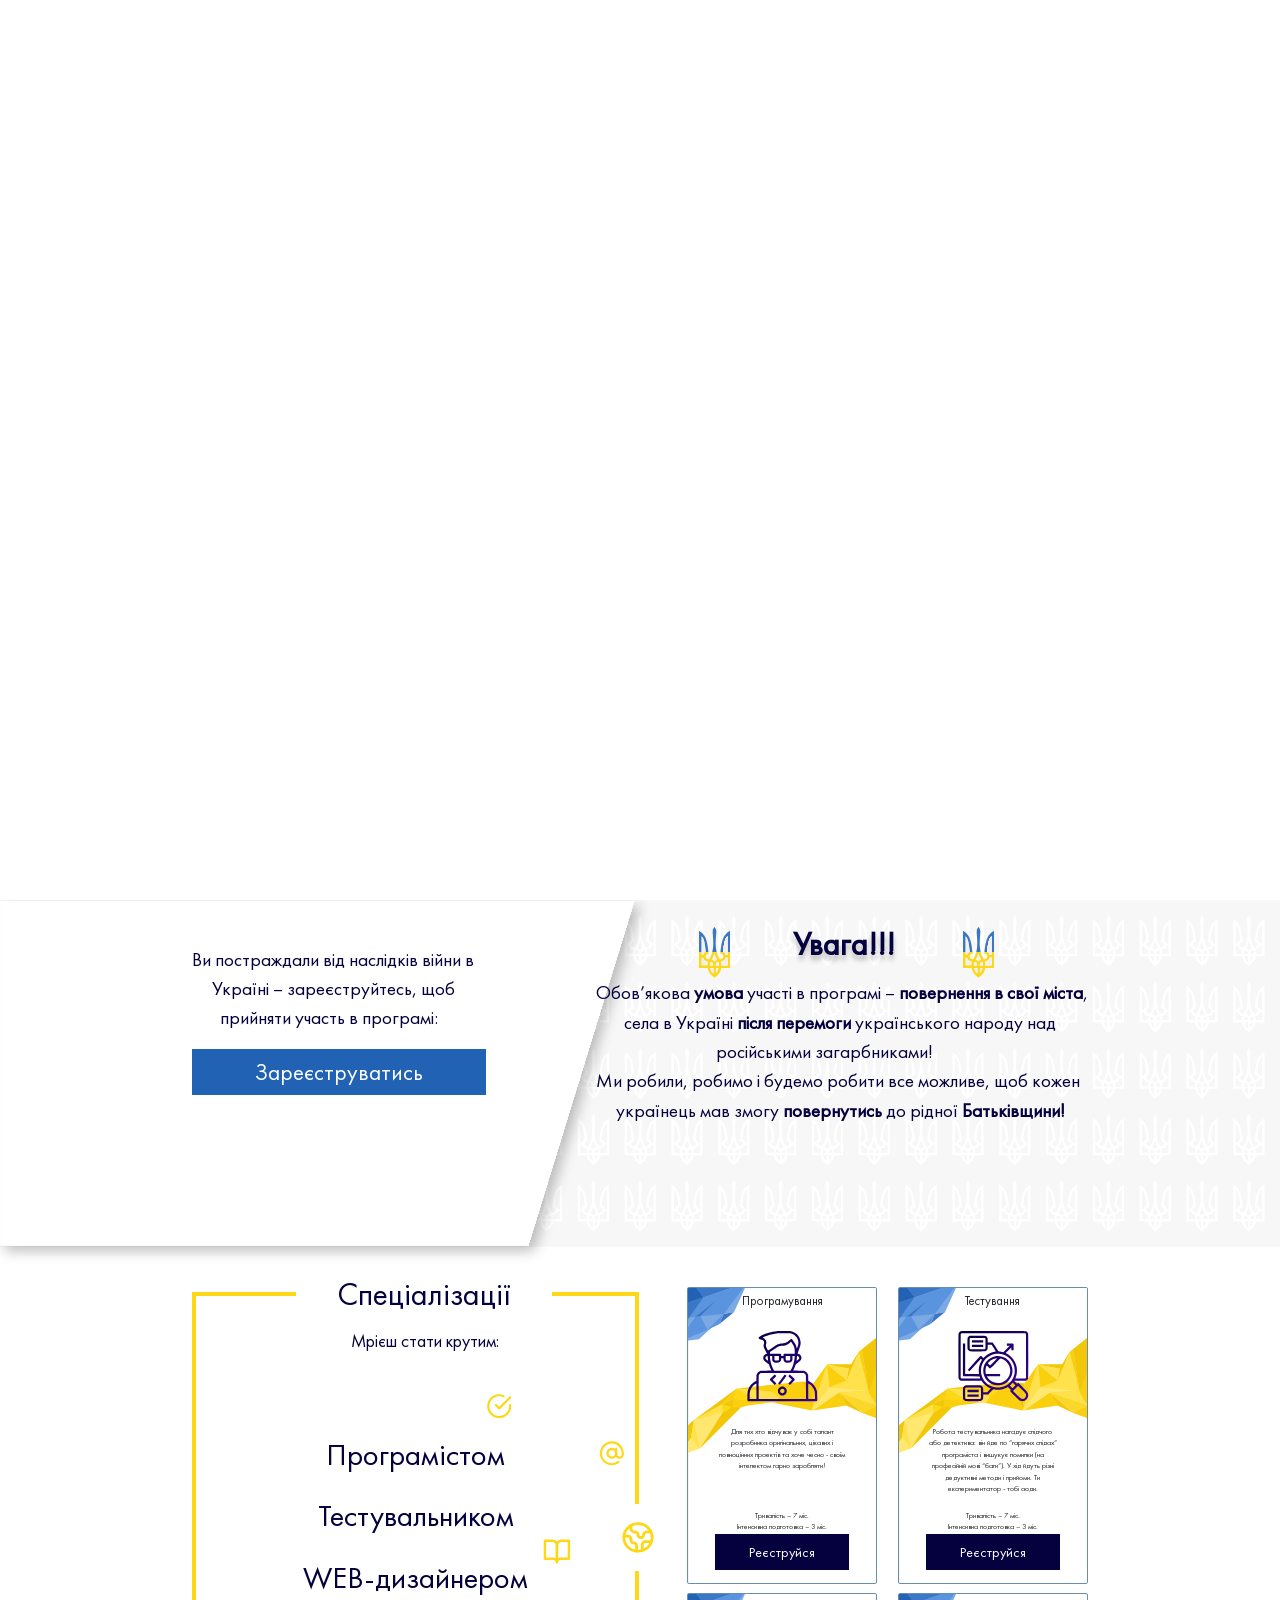
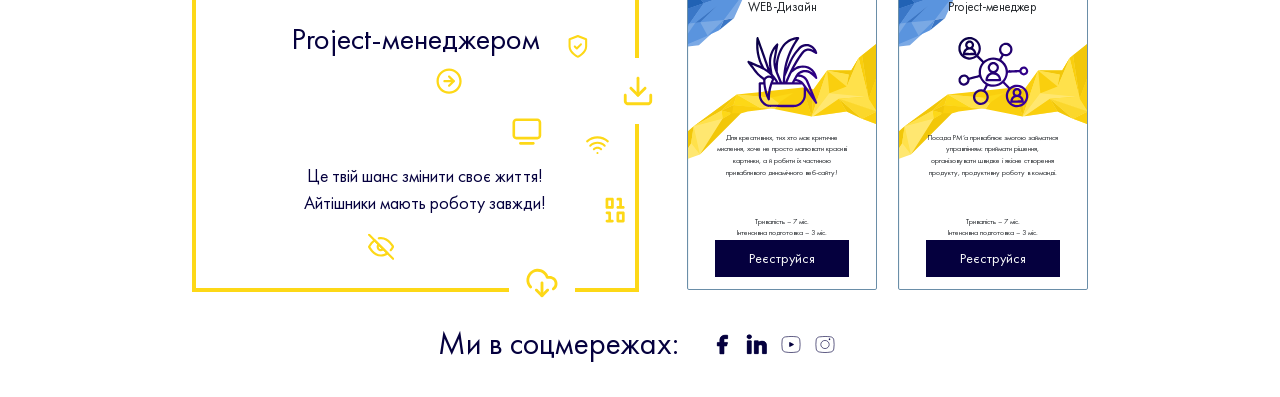
<file: index.html>
<!DOCTYPE html>
<html lang="en">
<head>
    <meta charset="UTF-8">
    <meta http-equiv="X-UA-Compatible" content="IE=edge">
    <meta name="viewport" content="width=device-width, initial-scale=1.0">
    <title>Document</title>
</head>
<link href="https://cdn.jsdelivr.net/npm/bootstrap@5.2.0-beta1/dist/css/bootstrap.min.css" rel="stylesheet" integrity="sha384-0evHe/X+R7YkIZDRvuzKMRqM+OrBnVFBL6DOitfPri4tjfHxaWutUpFmBp4vmVor" crossorigin="anonymous">
    <link rel="stylesheet" href="css/style.css">
<body>
<div class="retreat"></div>
    <div class="container-warning">
        <div class="content">
            <div class="content-block-left">
                <div class="left-text">
                    <p>Ви постраждали від наслідків війни в<br> &nbsp;&nbsp;&nbsp;&nbsp;&nbsp;Україні – зареєструйтесь, щоб<br> &nbsp;&nbsp;&nbsp;&nbsp;&nbsp;&nbsp;&nbsp;прийняти участь в програмі:</p>
                </div>
                <button class="btn-1" id="register-members-1">Зареєструватись</button>
            </div>
            <div class="content-block-right">
                <div class="emblem">
                    <img src="./img/EmblemColor.svg" alt="EmblemColor" class="emblem">
                    <p id="warning"><b>Увага!!!</b></p>
                    <img src="./img/EmblemColor.svg" alt="EmblemColor" class="emblem">
                </div>
                <div class="right-text">
                <p>Обов’якова <strong>умова</strong> участі в програмі – <strong>повернення в свої міста</strong>,<br>
                &nbsp;&nbsp;&nbsp;&nbsp;&nbsp;&nbsp;&nbsp;села в Україні <strong>після перемоги</strong> українського народу над<br>
                &nbsp;&nbsp;&nbsp;&nbsp;&nbsp;&nbsp;&nbsp;&nbsp;&nbsp;&nbsp;&nbsp;&nbsp;&nbsp;&nbsp;&nbsp;&nbsp;&nbsp;&nbsp;&nbsp;&nbsp;&nbsp;&nbsp;&nbsp;&nbsp;&nbsp;&nbsp;&nbsp;&nbsp;&nbsp;&nbsp;російськими загарбниками!<br> 
                Ми робили, робимо і будемо робити все можливе, щоб кожен<br> 
                &nbsp;&nbsp;&nbsp;&nbsp;&nbsp;українець мав змогу <strong>повернутись</strong> до рідної <strong>Батьківщини!</strong>
                </p>
                </div>
            </div>
        </div>
    </div>
<div class="container">
    <div class="special">
        <div class="col1">
            <div id="text1">Спеціалізації</div>
            <div class="icon" id="i1"> 
                <img src="./img/li_globe-2.svg" alt="globe" id="globe"> 
            </div>
            <div class="icon" id="i2"> 
                <img src="./img/li_download.svg" alt="download" id="globe"> 
            </div>
            <div class="icon" id="i3"> 
                <img src="./img/li_download-cloud.svg" alt="cloud" id="cloud"> 
            </div>
            <div class="banner">
                <div id="text2">Мрієш стати крутим:</div>
                <div id="text3"><stronge> Програмістом <br>
                                Тестувальником <br>
                                WEB-дизайнером <br>
                                Project-менеджером </b></stronge>
                </div>
                <div id="text4">Це твій шанс змінити своє життя!
                    Айтішники мають роботу завжди! </div>
            </div>
        </div>
        <div class="col2"></div>
        <div class="col3">
            <div class="row1">
                <div class="card" id="prog">
                   <div class="texting1"> Програмування </div>
                   <div class="texting2" id="t1">   Для тих хто відчуває у собі талант розробника оригінальних, цікавих і повноцінних проектів та хоче чесно - своїм інтелектом гарно заробляти!</div>
                   <div class="texting3" > Тривалість – 7 міс.<br>
                    Інтенсивна подготовка – 3 міс.</div>
                    <button class="btn" id="register-members">Реєструйся</button>
                </div>
                <div class="card" id="test">
                    <div class="texting1"> Тестування </div>
                    <div class="texting2" id="t2"> Робота тестувальника нагадує слідчого або детектива: він йде по “гарячих слідах” програміста і вишукує помилки (на професійній мові “баги”). У хід йдуть різні дедуктивні методи і прийоми. Ти експериментатор - тобі сюди.</div>
                    <div class="texting3" > Тривалість – 7 міс.<br>
                        Інтенсивна подготовка – 3 міс.</div>
                    <button class="btn" id="register-members">Реєструйся</button>
                </div>
            </div>
            <div class="row2">
                <div class="card" id="web">
                    <div class="texting1"> WEB-Дизайн </div>
                   <div class="texting2" id="t3">
                        Для креативних, тих хто має критичне мислення, хоче не просто малювати красиві картинки, а й робити їх частиною привабливого динамічного веб-сайту!</div>
                   <div class="texting3" > Тривалість – 7 міс.<br>
                    Інтенсивна подготовка – 3 міс.</div>
                    <button class="btn" id="register-members">Реєструйся</button>
                </div>
                <div class="card" id="manage">
                    <div class="texting1"> Project-менеджер</div>
                   <div class="texting2" id="t4">Посада РМ’а приваблює змогою займатися управлінням: приймати рішення, організовувати швидке і якісне створення продукту, продуктивну роботу в команді.</div>
                   <div class="texting3"> Тривалість – 7 міс.<br>
                    Інтенсивна подготовка – 3 міс.</div>
                    <button class="btn" id="register-members">Реєструйся</button>
                </div>
            </div>
        </div>
    </div>
    <div class="footer">
        <div class="tx">Ми в соцмережах:</div>
        <div class="socnet">
            <a href="https://uk-ua.facebook.com/vinnytsia.itacademy/" class="btnsoc" id="b1" title="Facebook"></a>
            <a href="https://ua.linkedin.com/in/vinnytsia-it-academy-356ba948?trk=public_profile_browsemap_profile-result-card_result-card_full-click" class="btnsoc" id="b2" title="LinkedIn"></a>
            <a href="https://www.youtube.com/c/ITAcademyVinnytsia" class="btnsoc" id="b3" title="YouTube"></a>
            <a href="https://www.instagram.com/ita.in.ua/?hl=en" class="btnsoc" id="b4" title="Instagram"></a>
        </div>
    </div>
</div> 
</body>
</html>
</file>
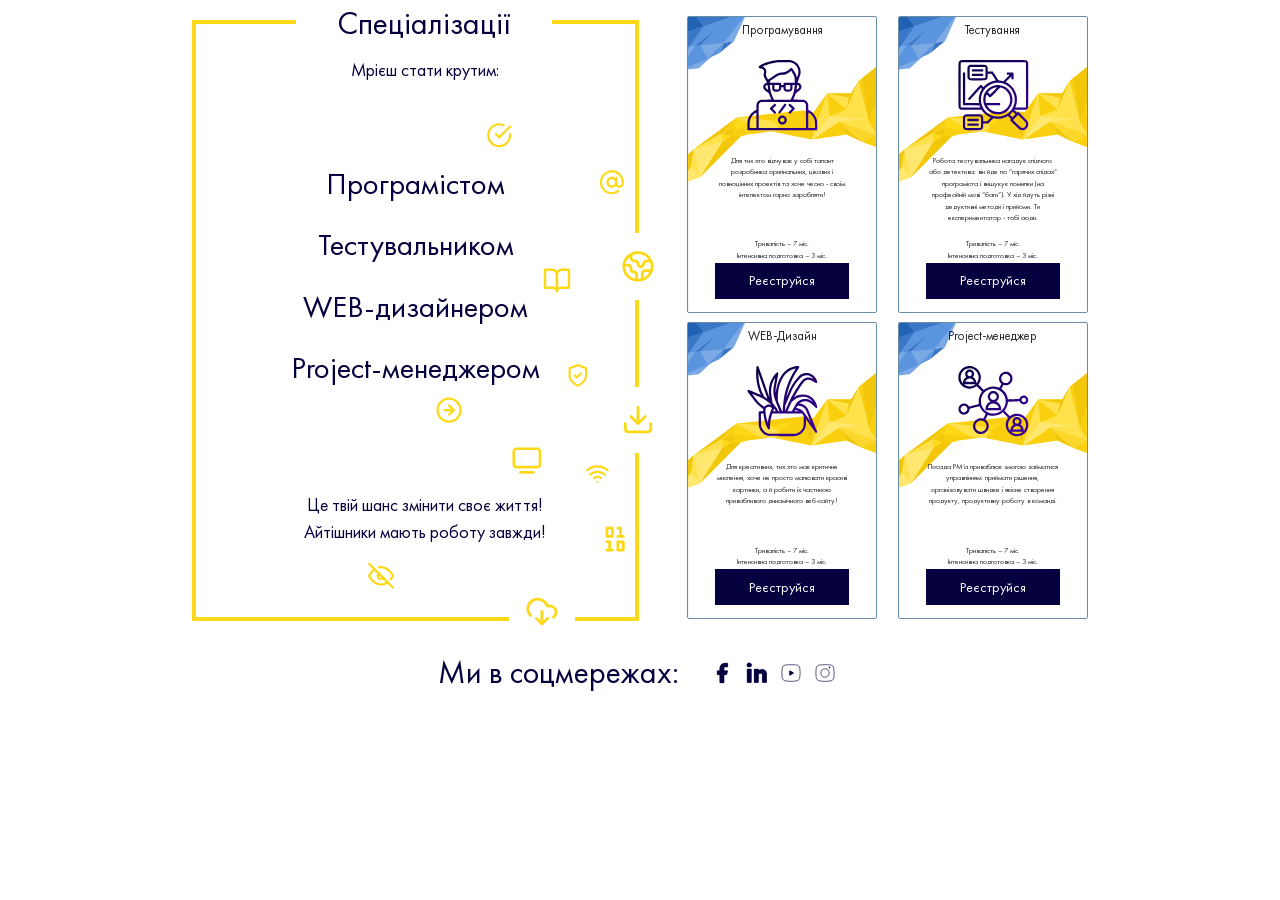
<file: 7one.html>
<!DOCTYPE html>
<html lang="en">
<head>
    <meta charset="UTF-8">
    <meta http-equiv="X-UA-Compatible" content="IE=edge">
    <meta name="viewport" content="width=device-width, initial-scale=1.0">
    <title>Document</title>
</head>
<link href="https://cdn.jsdelivr.net/npm/bootstrap@5.2.0-beta1/dist/css/bootstrap.min.css" rel="stylesheet" integrity="sha384-0evHe/X+R7YkIZDRvuzKMRqM+OrBnVFBL6DOitfPri4tjfHxaWutUpFmBp4vmVor" crossorigin="anonymous">
    <link rel="stylesheet" href="css/style.css">
<body>
<div class="container">
    <div class="special">
        <div class="col1">
            <div id="text1">Спеціалізації</div>
            <div class="icon" id="i1"> 
                <img src="./img/li_globe-2.svg" alt="globe" id="globe"> 
            </div>
            <div class="icon" id="i2"> 
                <img src="./img/li_download.svg" alt="download" id="globe"> 
            </div>
            <div class="icon" id="i3"> 
                <img src="./img/li_download-cloud.svg" alt="cloud" id="cloud"> 
            </div>
            <div class="banner">
                <div id="text2">Мрієш стати крутим:</div>
                <div id="text3"><stronge> Програмістом <br>
                                Тестувальником <br>
                                WEB-дизайнером <br>
                                Project-менеджером </b></stronge>
                </div>
                <div id="text4">Це твій шанс змінити своє життя!
                    Айтішники мають роботу завжди! </div>
            </div>
        </div>
        <div class="col2"></div>
        <div class="col3">
            <div class="row1">
                <div class="card" id="prog">
                   <div class="texting1"> Програмування </div>
                   <div class="texting2" id="t1">   Для тих хто відчуває у собі талант розробника оригінальних, цікавих і повноцінних проектів та хоче чесно - своїм інтелектом гарно заробляти!</div>
                   <div class="texting3" > Тривалість – 7 міс.<br>
                    Інтенсивна подготовка – 3 міс.</div>
                    <button class="btn" id="register-members">Реєструйся</button>
                </div>
                <div class="card" id="test">
                    <div class="texting1"> Тестування </div>
                    <div class="texting2" id="t2"> Робота тестувальника нагадує слідчого або детектива: він йде по “гарячих слідах” програміста і вишукує помилки (на професійній мові “баги”). У хід йдуть різні дедуктивні методи і прийоми. Ти експериментатор - тобі сюди.</div>
                    <div class="texting3" > Тривалість – 7 міс.<br>
                        Інтенсивна подготовка – 3 міс.</div>
                    <button class="btn" id="register-members">Реєструйся</button>
                </div>
            </div>
            <div class="row2">
                <div class="card" id="web">
                    <div class="texting1"> WEB-Дизайн </div>
                   <div class="texting2" id="t3">
                        Для креативних, тих хто має критичне мислення, хоче не просто малювати красиві картинки, а й робити їх частиною привабливого динамічного веб-сайту!</div>
                   <div class="texting3" > Тривалість – 7 міс.<br>
                    Інтенсивна подготовка – 3 міс.</div>
                    <button class="btn" id="register-members">Реєструйся</button>
                </div>
                <div class="card" id="manage">
                    <div class="texting1"> Project-менеджер</div>
                   <div class="texting2" id="t4">Посада РМ’а приваблює змогою займатися управлінням: приймати рішення, організовувати швидке і якісне створення продукту, продуктивну роботу в команді.</div>
                   <div class="texting3"> Тривалість – 7 міс.<br>
                    Інтенсивна подготовка – 3 міс.</div>
                    <button class="btn" id="register-members">Реєструйся</button>
                </div>
            </div>
        </div>
    </div>
    <div class="footer">
        <div class="tx">Ми в соцмережах:</div>
        <div class="socnet">
            <a href="https://uk-ua.facebook.com/vinnytsia.itacademy/" class="btnsoc" id="b1" title="Facebook"></a>
            <a href="https://ua.linkedin.com/in/vinnytsia-it-academy-356ba948?trk=public_profile_browsemap_profile-result-card_result-card_full-click" class="btnsoc" id="b2" title="LinkedIn"></a>
            <a href="https://www.youtube.com/c/ITAcademyVinnytsia" class="btnsoc" id="b3" title="YouTube"></a>
            <a href="https://www.instagram.com/ita.in.ua/?hl=en" class="btnsoc" id="b4" title="Instagram"></a>
        </div>
    </div>
</div> 
</body>
</html>
</file>
<file: css/style.css>
@font-face{ 
    font-family: Futura PT; 
    src: url("../fonts/FuturaPT-Book.woff") format("woff"), 
         url("../fonts/FuturaPT-Book.woff2") format("woff2"); 
}
body{
    font-family: Futura PT; 
    color: #05003E;
    padding: 0;
    margin: 0;
}
.container{
    background: none;
    margin: 0; 
    padding: 0;
    display: flex;
    align-items: center;
    flex-direction: column;
    justify-content: center;
    flex-direction: column;
    min-width: 100%;  
    box-sizing: border-box;
}
.special{
    background: none;
    margin: 0 ;
    padding: 0;
    width: 70%;
    height: 49vw;
    display: flex;
    box-sizing: border-box;
}
.col1{
    background-image: url('../img/Іконки.svg');
    background-repeat: no-repeat;
    background-position: bottom right;
    background-size: 62.1% 81.2%;
    margin: 0;
    padding: 0;
    width: 52.2%;
    display: flex;
    justify-content: center;
    text-align: center;
    color: #05003E;
}
.icon{
    background: white;
    width: 2.6%;
    height: 5.2vw;
    position: absolute;
    display: flex;
    align-items: center;
}
#i1{
    margin: 18.2% 0 0 33.5%;
}
#i2{
    margin: 30.2% 0 0 33.5%;
}
#i3{
    margin: 46.5% 10% 0 28.5%;
    height: 2.6vw;
    width: 5.2%;
    display: flex;
    justify-content: center;
}
#globe{
    width: 100%;
}
#cloud{
    width: 50%;
} 
.banner{
    margin: 4.4% 3.4% 1.4% 0;
    padding: 7% 0 0;
    width: 96.6%;
    border: 0.5vh solid #FDD817;
    display: flex;
    align-items: center;
    flex-direction: column;
    font-family: Futura PT;
    font-style: normal;
}
.col2{
    margin: 0;
    padding: 0;
    width: 3.6%;
    box-sizing: border-box;
}
.col3{
    width: 45.2%;
    display: flex;
    flex-direction: column;
}
.row1{
    margin: 4% 0 0 0;
    padding: 0;
    display: flex;
    flex-wrap: wrap;
    justify-content: space-between;
    align-items: center;
}
.row2{
    margin: 2.3% 0 0 0;
    padding: 0;
    display: flex;
    flex-wrap: wrap;
    justify-content: space-between;
    align-items: center;
}
.card{
    background: none;
    margin: 0;  
    padding: 0;
    width: 47.5%;
    height: 23.2vw;
    border: 0.1vw solid #6A8EA8;
    border-radius: 0.15vw;
    background-repeat: no-repeat;
    background-position: center;
    background-size: 101.5%;
    display: flex;
    align-items: center;
    flex-direction: column;
}
#prog{
    background-image: url('../img/Карточка.svg');
    margin: 0%;
    padding: 0%;

}
#test{
    background-image: url('../img/Карточка2.svg'); 
    margin: 0%;
    padding: 0%;
}
#web{
    background-image: url('../img/Карточка3.svg');
    margin: 0%;
    padding: 0%;
}
#manage{
    background-image: url('../img/Карточка4.svg');
    margin: 0%;
    padding: 0%;
}
#text1{
    background-color: white;
    position: absolute;
    width: 20%;
    font-size: 2.5vw;
}
#text2{
    margin: 0 0 0 1.5%;
    position: absolute;
    width: 20%;
    font-size: 1.4vw;
    
}
#text3{
    margin: 7.5% 0 0 0;
    position: absolute;
    width: 25%;
    font-size: 2.4vw;
    line-height: 200%;
}
#text4{
    margin: 34% 0 0 1.5%;
    position: absolute;
    width: 22.5%;
    font-size: 1.4vw;
    
}
.texting1{
    margin: 1.5% 0 0 0;
    position: absolute;
    width: 70%;
    font-size: 1vw;
    font-family: Futura PT;
    font-style: normal;
    text-align: center;
}
.card:hover{
    transform: scale(1.35);
    z-index: 1;
    top: 12.6%;
    right: 3.3%;
}
#test:hover{
    left: 3.3%;
}
#manage:hover{
    top: 15%;
    left: 3.3%;
}
#web:hover{
    top: 15%;
}
.texting2{
    margin: 73% 0 0 0;
    position: absolute;
    width: 70%;
    font-size: 0.6vw;
    font-family: Futura PT;
    font-style: normal;
    text-align: center;
}
.texting3{
    margin: 117.5% 0 10% 0;
    position: absolute;
    width: 70%;
    font-size: 0.6vw;
    font-family: Futura PT;
    font-style: normal;
    text-align: center;
}
button.btn#register-members{ 
    margin: 19.2vw 2vw 1vw;
    width: 10.5vmax; 
    height: 2vmax;
    font-family: Futura PT; 
    font-size: 1.1vmax;
    color: #ffffff; 
    background-color: #05003E;
    border: none; 
    box-shadow: none; 
    border-radius: 0.2%;
    display: flex;
    align-items: center;
    justify-content: center;
    flex-grow: 1;
}
button.btn#register-members:hover{ 
    filter: drop-shadow(0 1vw 1.2vw rgba(0, 0, 0, 0.25)); 
    border: none; 
} 
button.btn#register-members:active{ 
    color: #05003E; 
    background-color: #ffffff; 
    border: none; 
} 
button.btn#register-members:disabled{ 
    color: #999999; 
    background-color: #e9e9e9; 
    border: none; 

}
.footer{
    margin-top: 2%;
    margin-bottom: 2.5%;
    width: 31.5%;
    height: 3.2vw;
    display: flex;
    justify-content: space-between;
}
.tx{
    font-family: Futura PT;
    font-size: 2.5vw;
    width: 63.5%;
    display: flex;
    align-items: center;
    height: 3.2vw;
}
.socnet{
    width: 33.5%;
    height: 3.2vw;
    display: flex;
    align-items: center;
    justify-content: flex-end;
}
.btnsoc{ 
    background-color: white;
    width: 60%;
    height: 2vw;
    box-shadow: #05003E; 
    box-sizing: border-box;
    border: none;
    background-size: 100% 100%;
    background-repeat: no-repeat;
    background-position: center center;
}
        #b1{ background-image: url('../img/Facebook.svg');}
 #b1:active{ background-image: url('../img/F2.svg');}
        #b2{ background-image: url('../img/in.svg');}
 #b2:active{ background-image: url('../img/in2.svg');}
        #b3{ background-image: url('../img/You tube.svg');}
 #b3:active{ background-image: url('../img/Y2.svg');}
        #b4{ background-image: url('../img/Instagram.svg');}
 #b4:active{  background-image: url('../img/I2.svg');}

.retreat{
    margin-top: 100vh;
}
.container-warning{
    background-image: url('../img/Rectangle.svg'),url('../img/EmblemBackground.svg');
    background-repeat: no-repeat,no-repeat;
    background-size: contain, contain;
    width: 100%;
    height: 29vw;
}
.content{
    font-family: Futura PT;
    color: #05003E;
    display: flex; 
    justify-content: space-between;
    align-items: center;
    padding-left:  15%;
    padding-right: 15%;
    font-size: 1.5vmax;
}
.content-block-right{
    margin: 3% 0 0 5%;
}
.content-block-left{
    margin: 0 0 0 0;
}
.emblem{
    display: flex;
    justify-content: space-around;
    align-items: center;
    padding-left: 10%;
    padding-right: 9%;

}
img.emblem{
    height: 4vmax;
}
.emblem p#warning{
    font-size: 2.5vmax;
    text-shadow: 0px 5px 5px rgba(0, 0, 0, 0.25);
    font-weight: 600;
    font-style: normal;
}
.content-block-right p{
    justify-content: center;
    align-items: flex-end;
    line-height: 2.3vmax;
}
button.btn-1#register-members-1{
    width: 23vmax;
    height: 3.6vmax;
    font-family: Futura PT;
    font-size: 1.8vmax;
    font-weight: 450;
    color: #ffffff;
    background-color: #2162b4;
    border: none;
    box-shadow: none;
    box-sizing: border-box;
}
button.btn-1#register-members-1:hover{
    filter: drop-shadow(0px 8px 10px rgba(0, 0, 0, 0.5));
    border: none;
}
button.btn-1#register-members-1:active{
    color: #2162b4;
    background-color: #ffffff;
    border: none;
}
button.btn-1#register-members-1:disabled{
    color: #999999;
    background-color: #e9e9e9;
    border: none;
}
</file>
